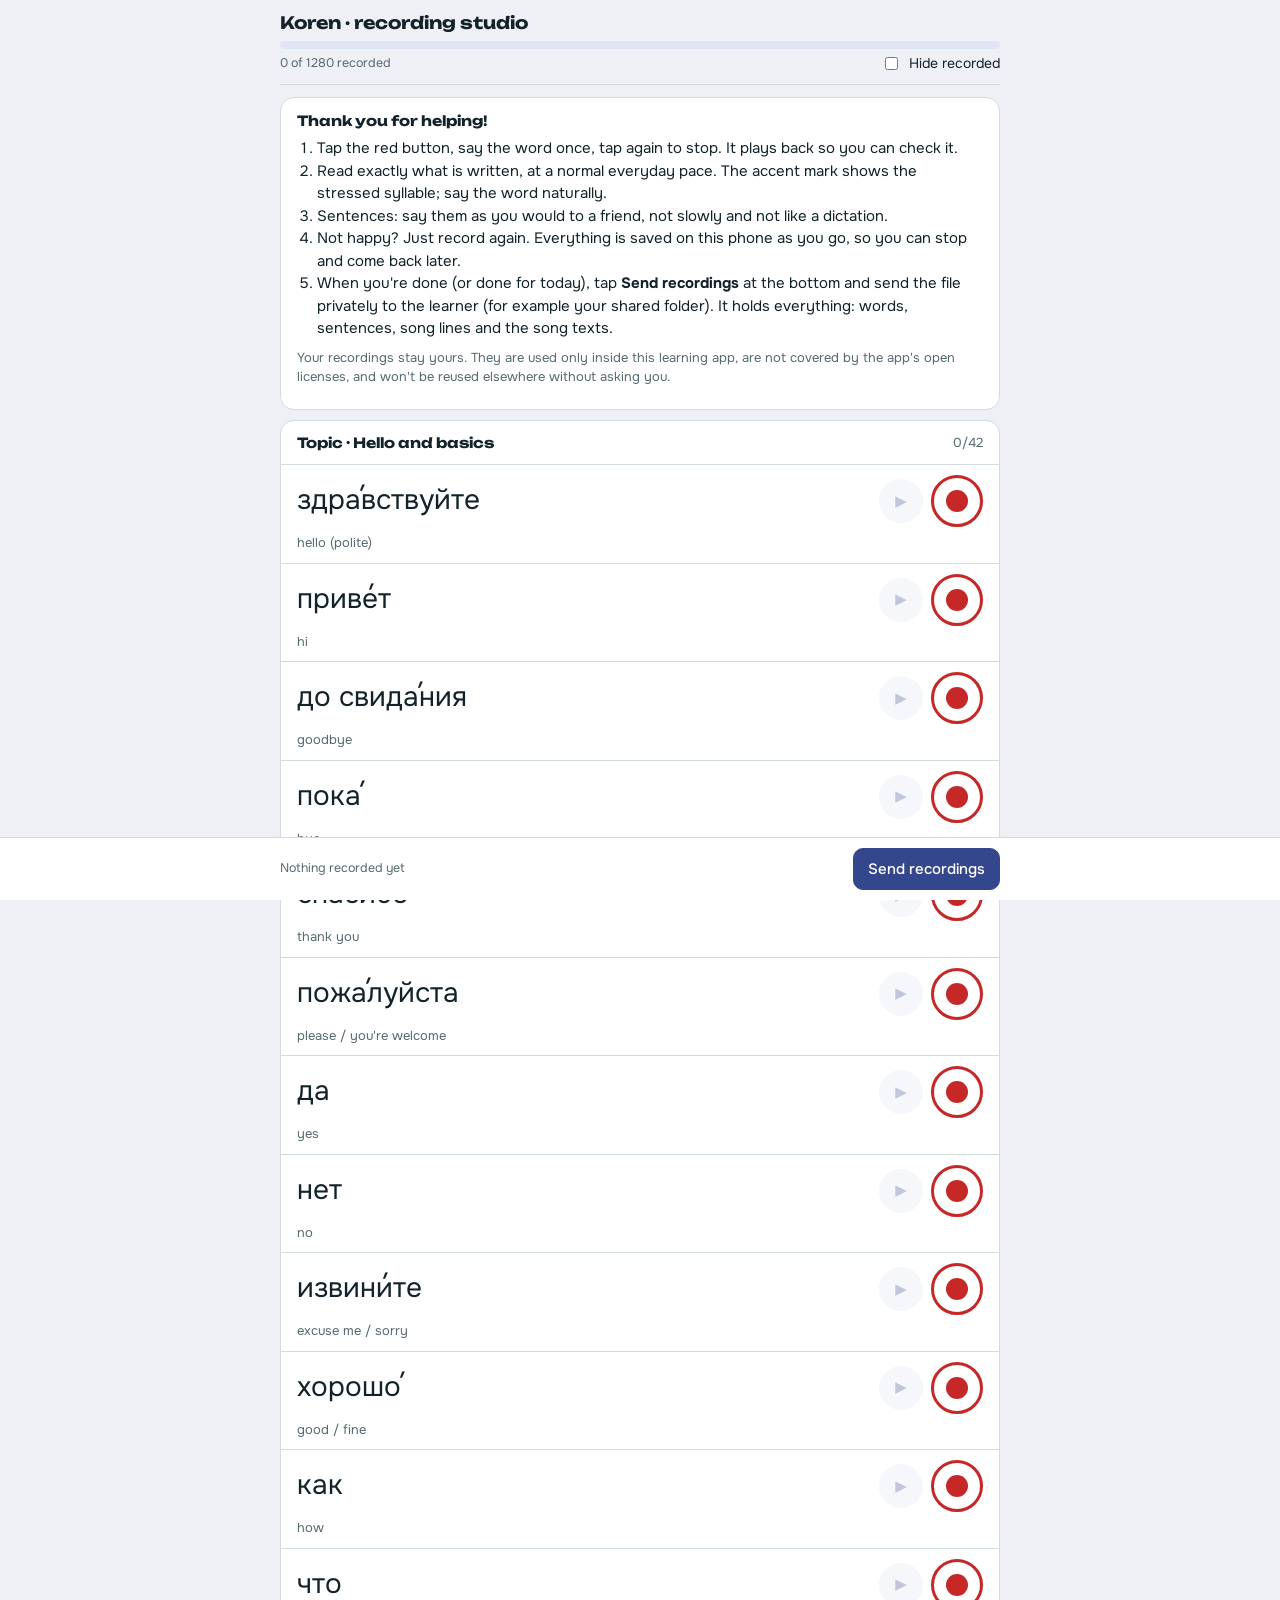
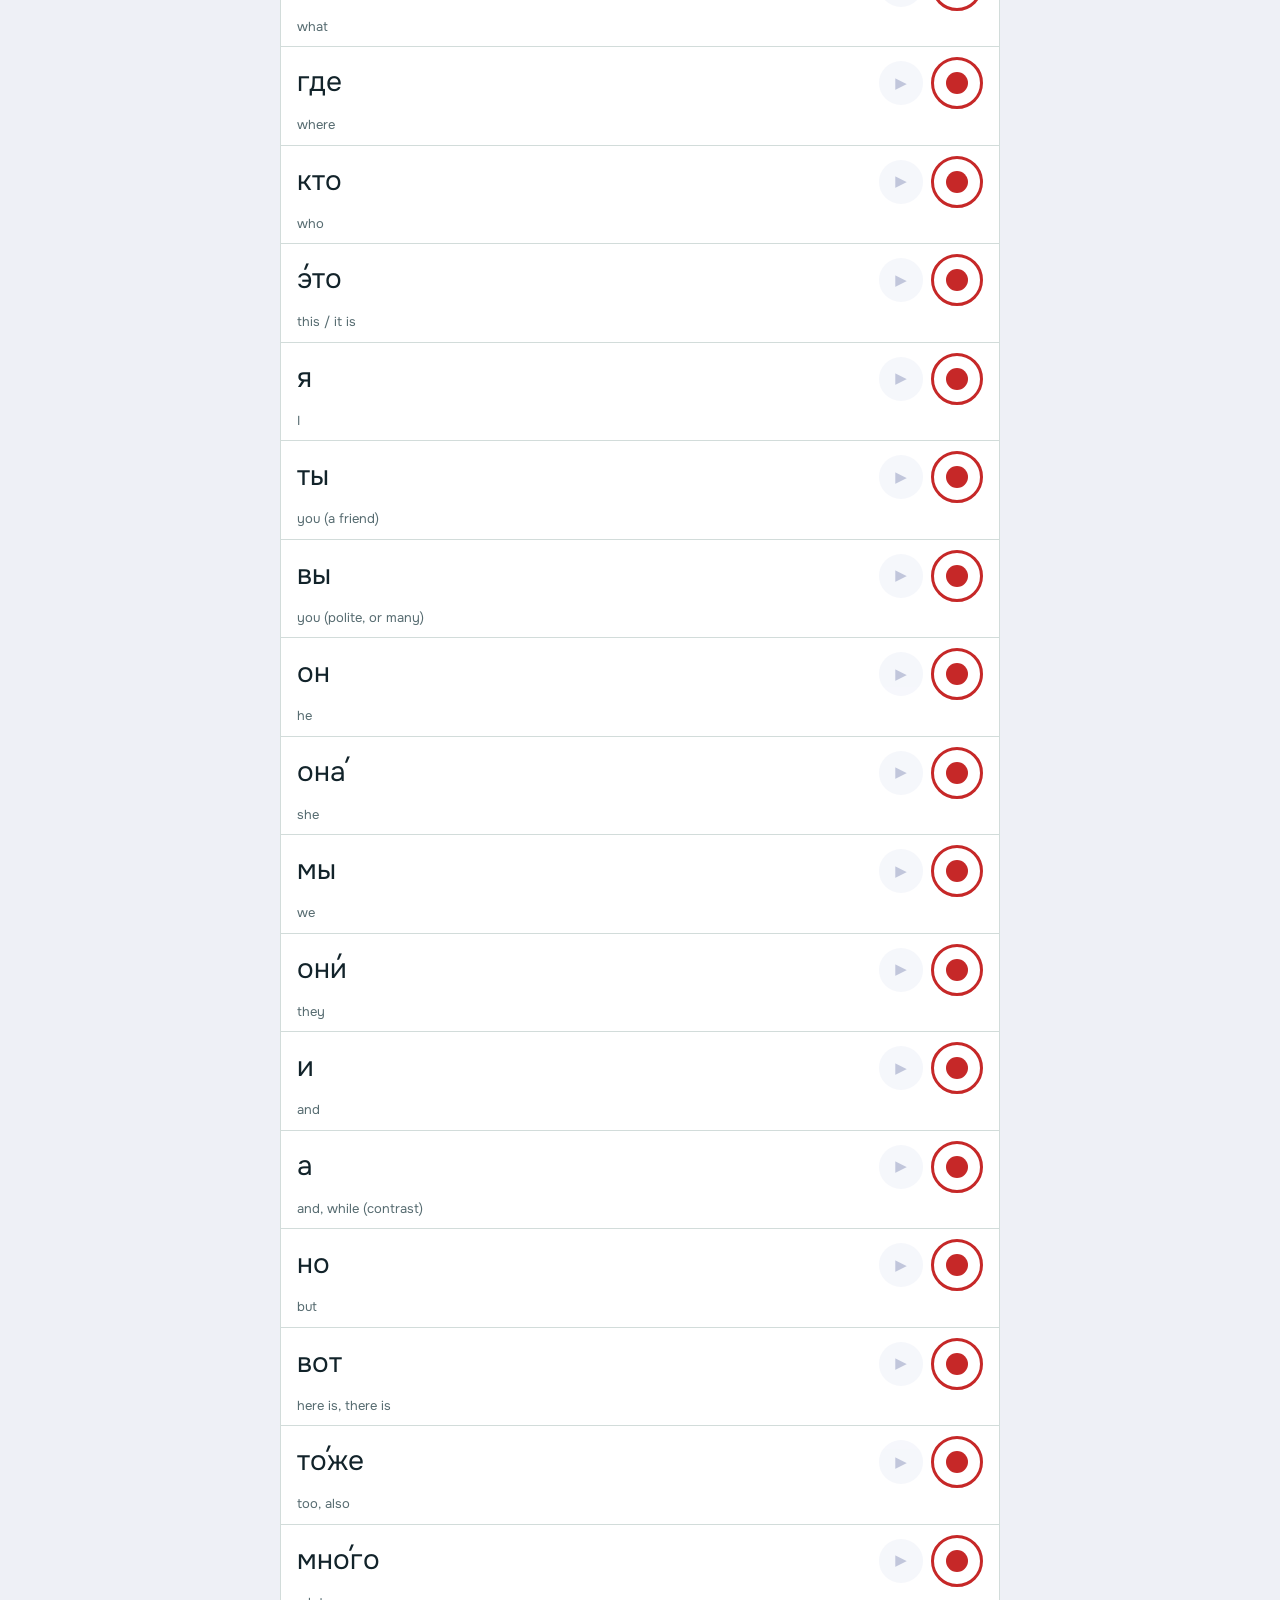
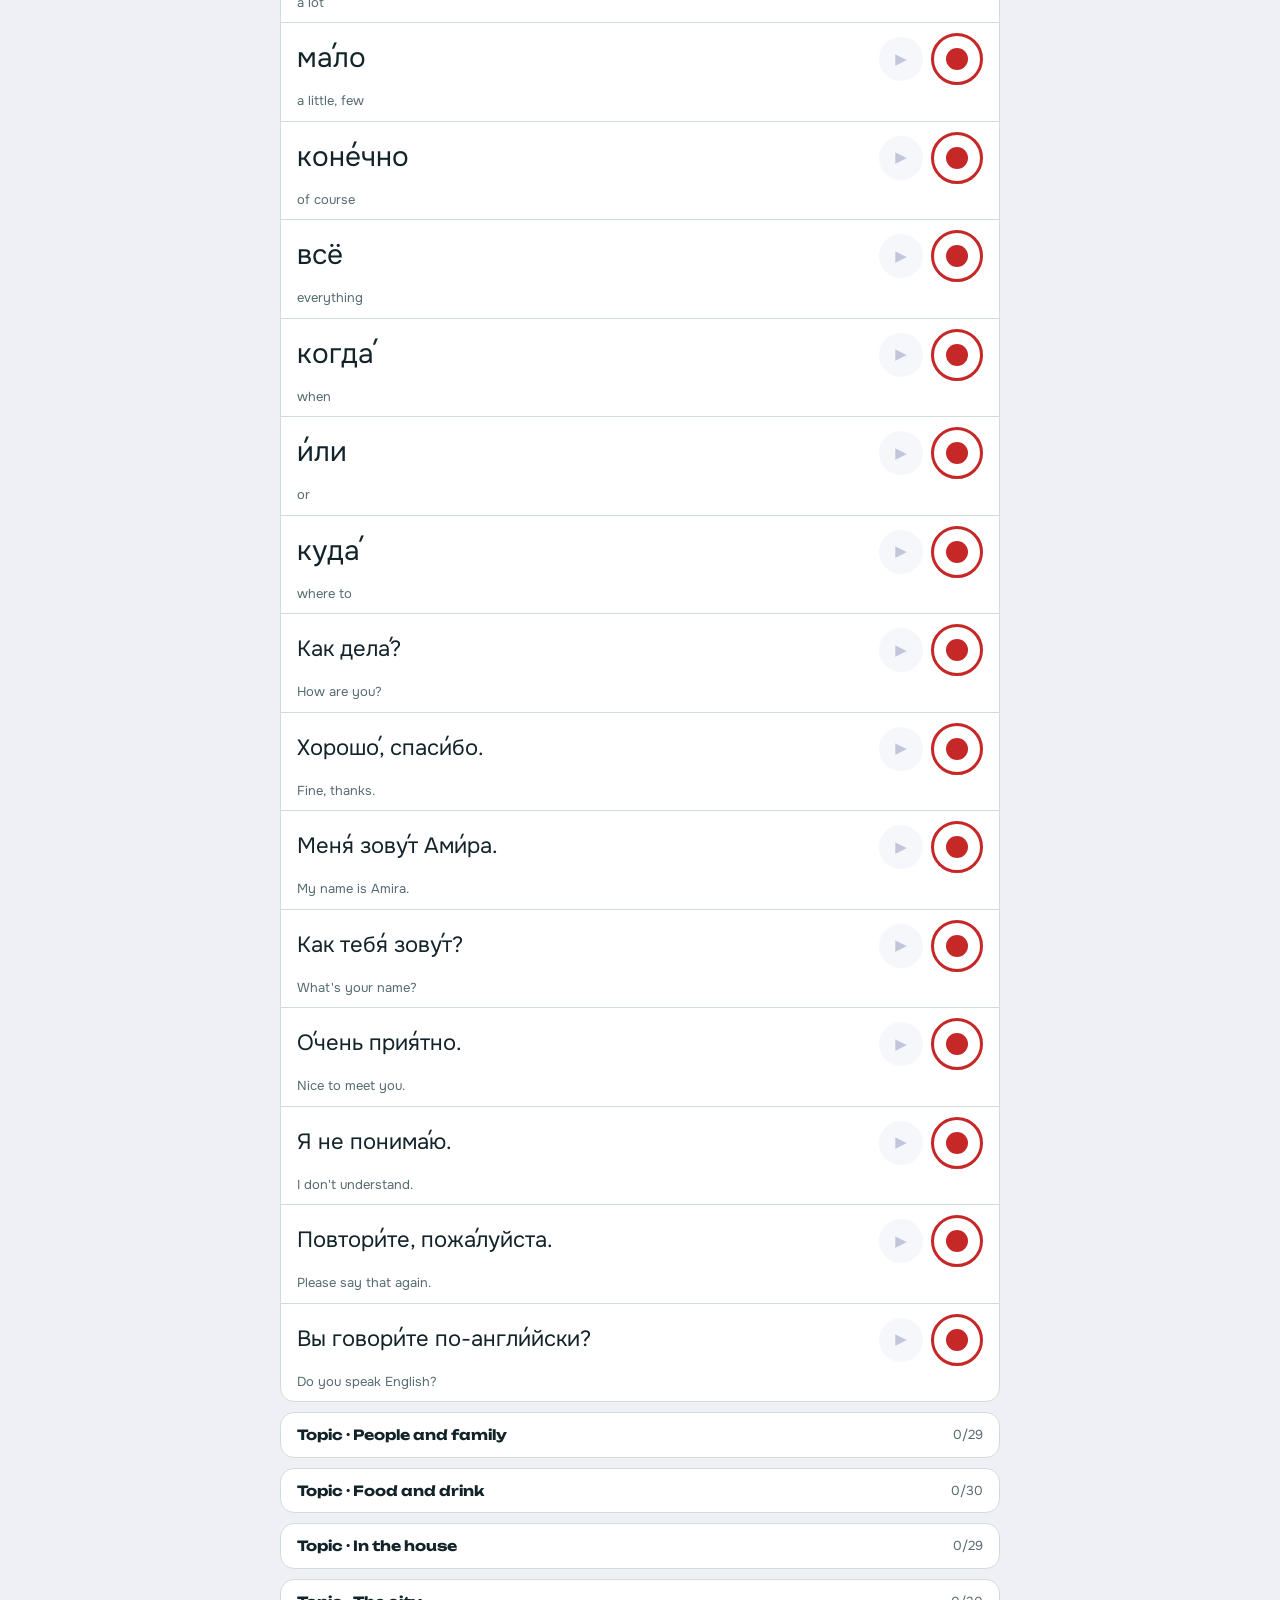
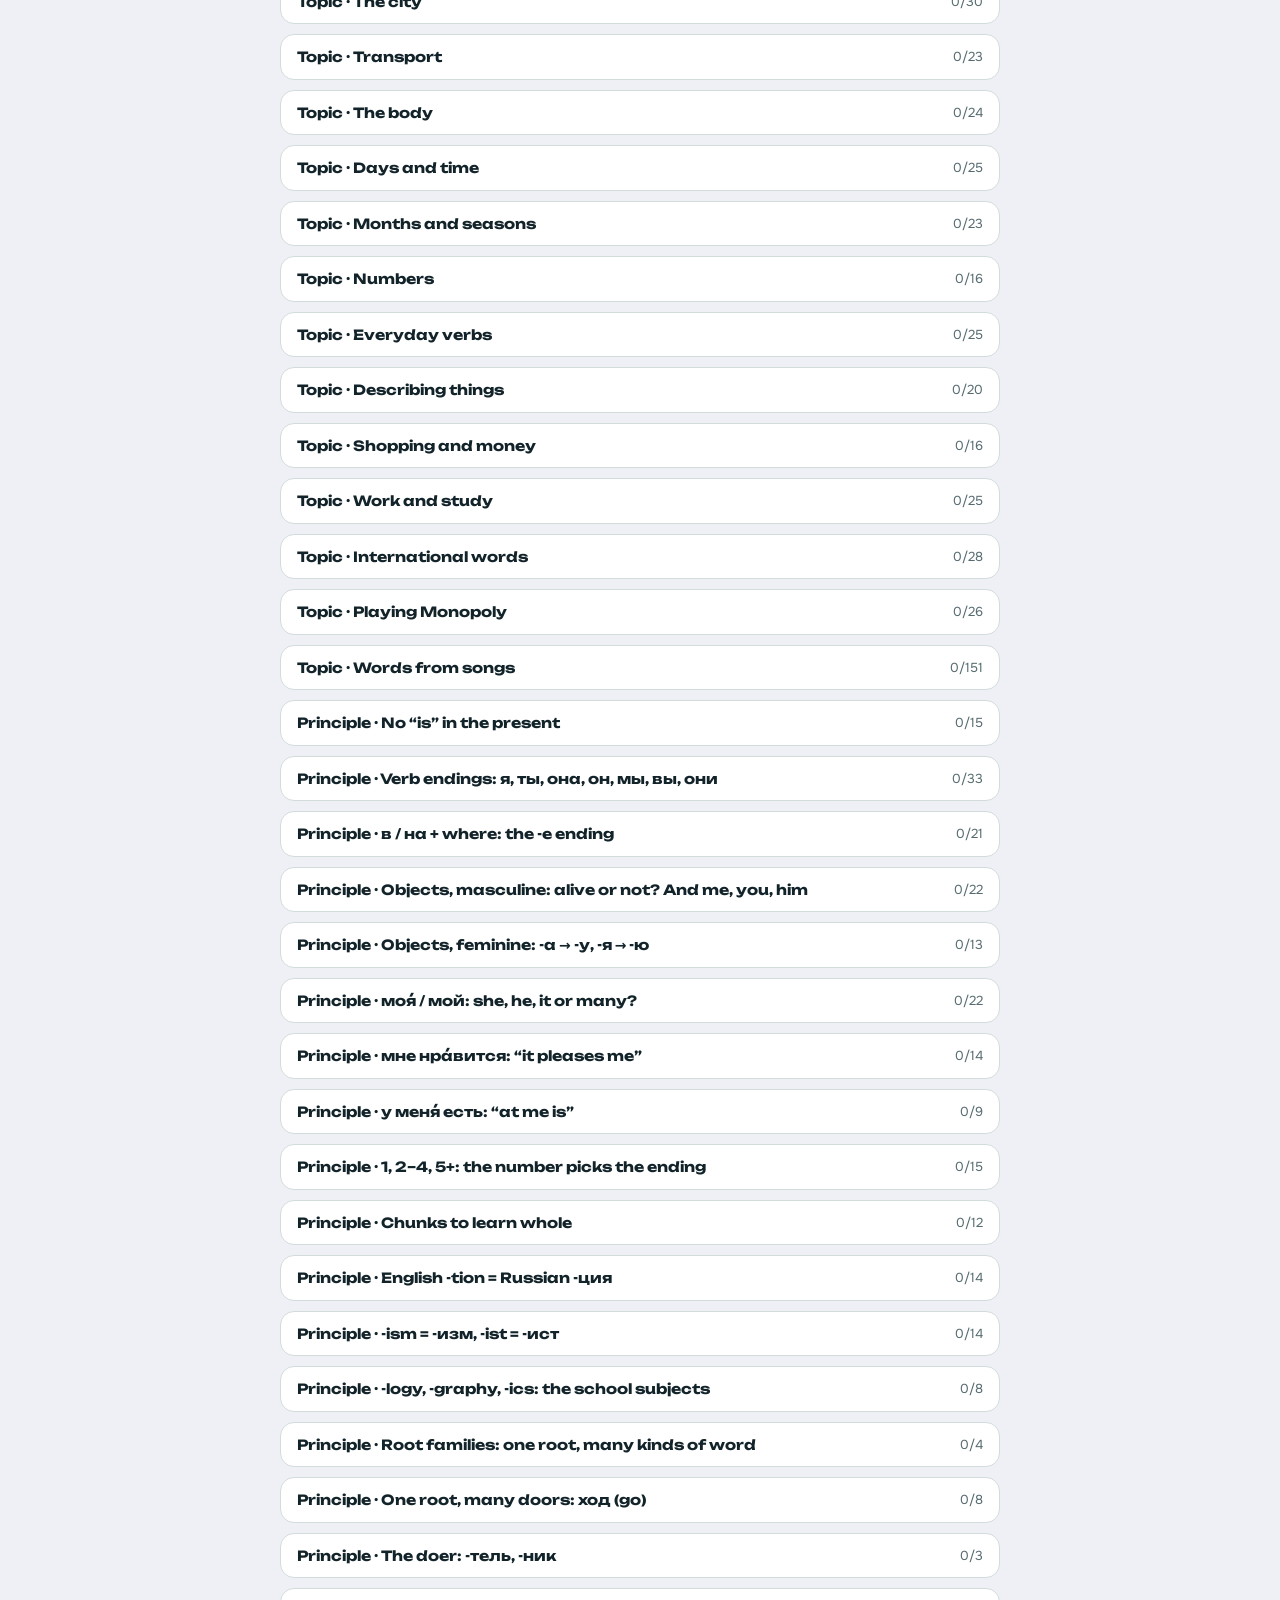
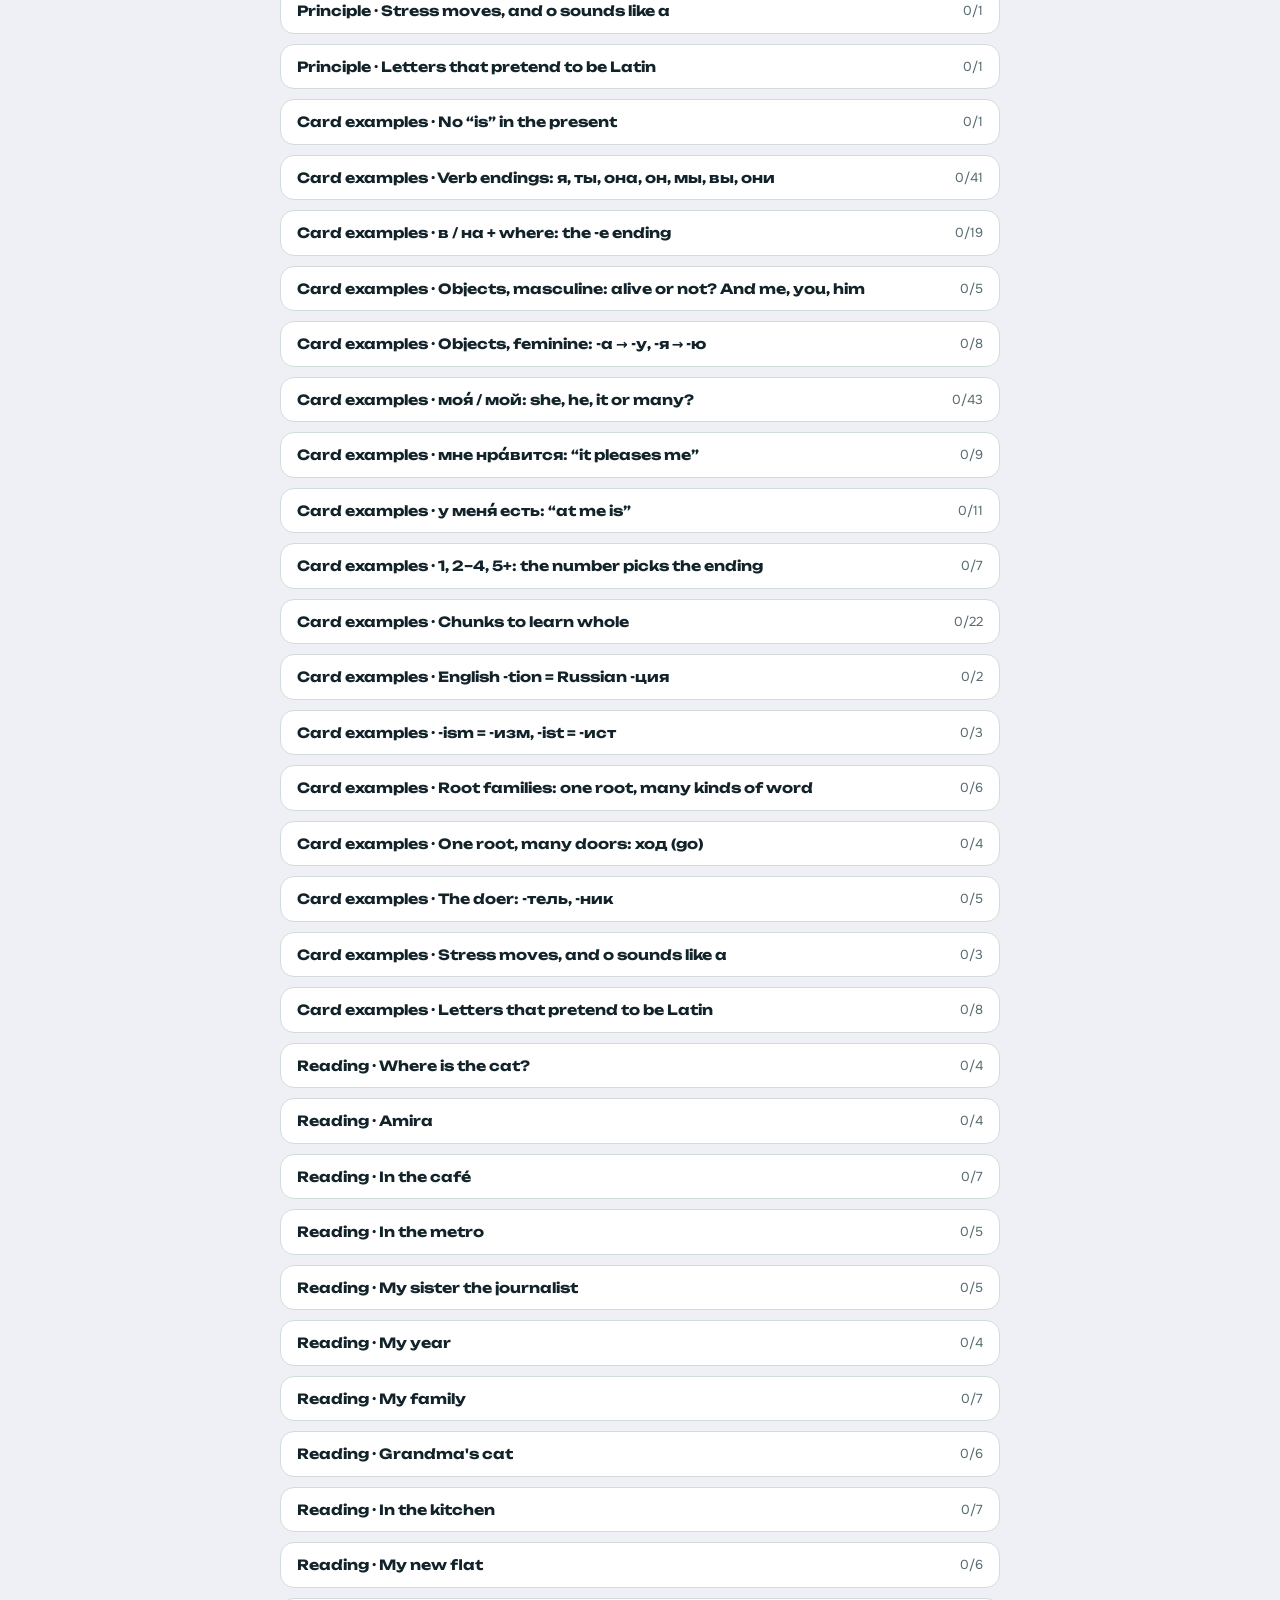
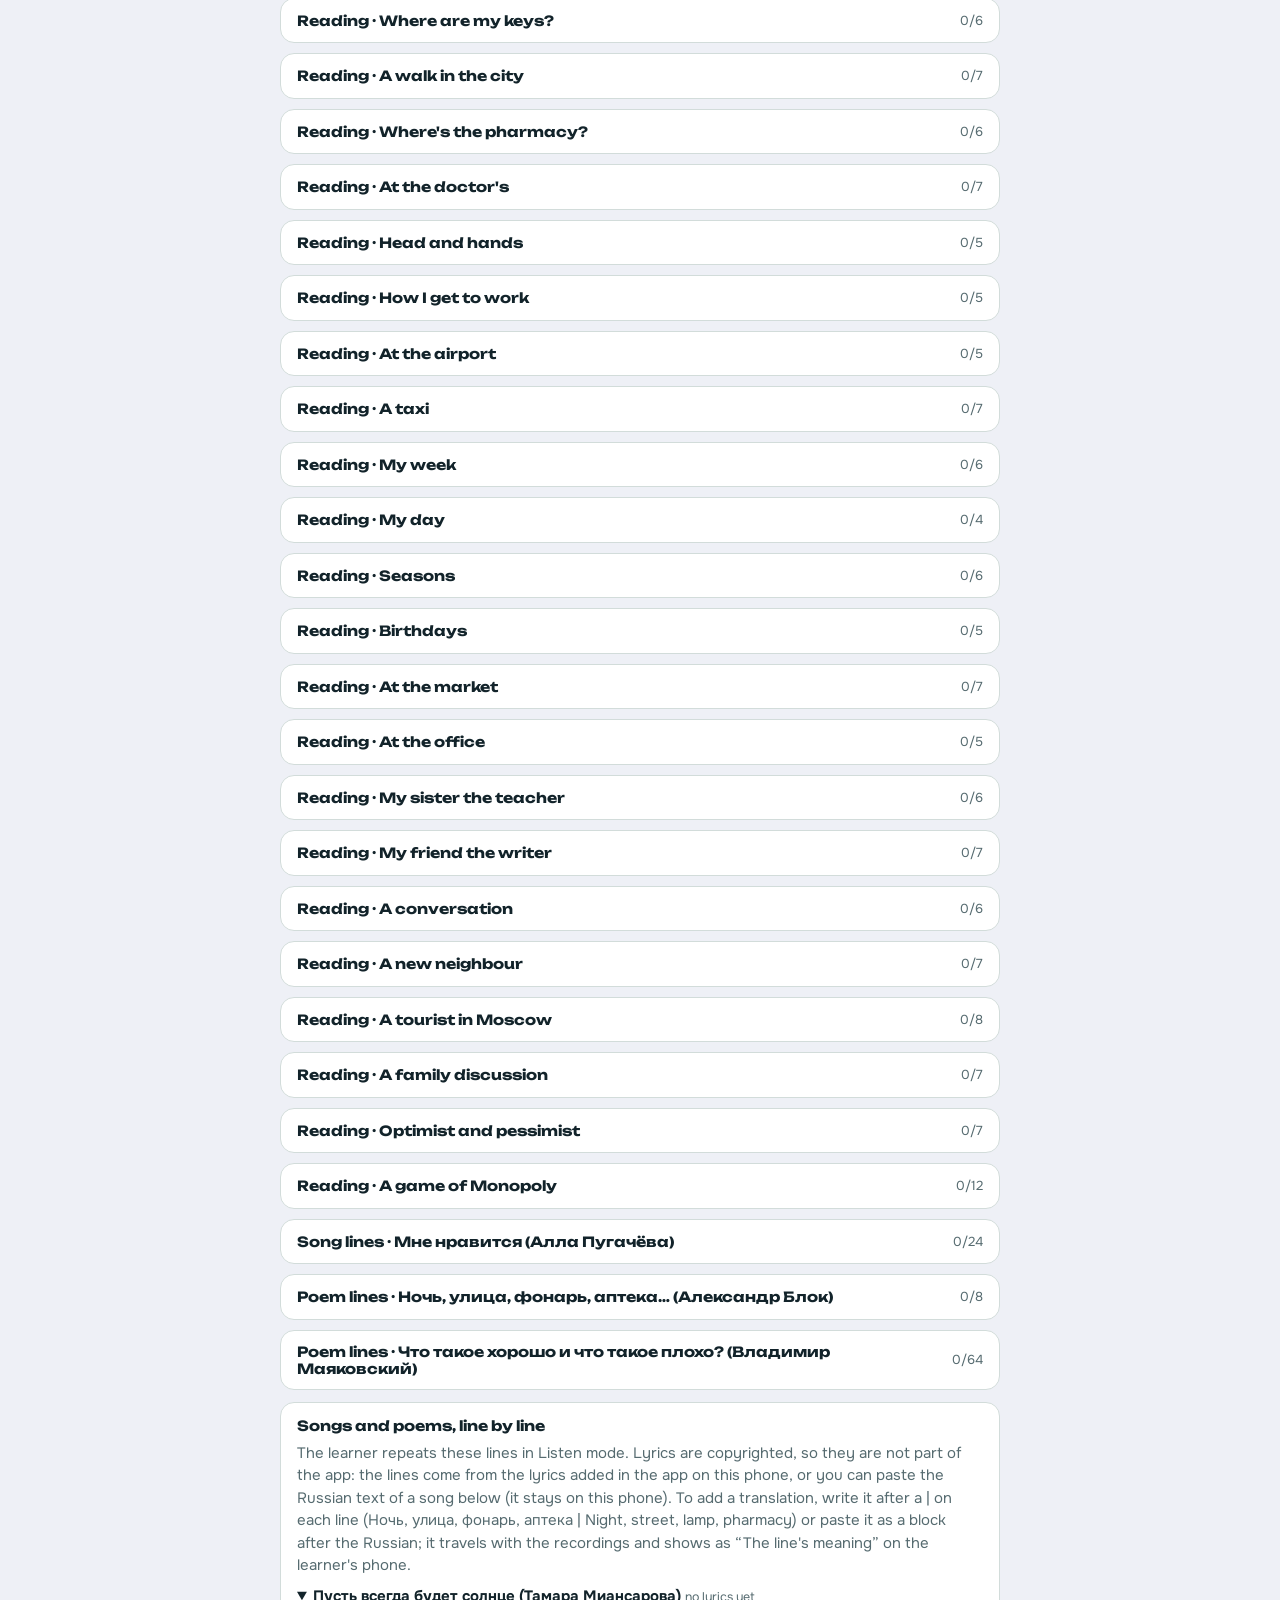
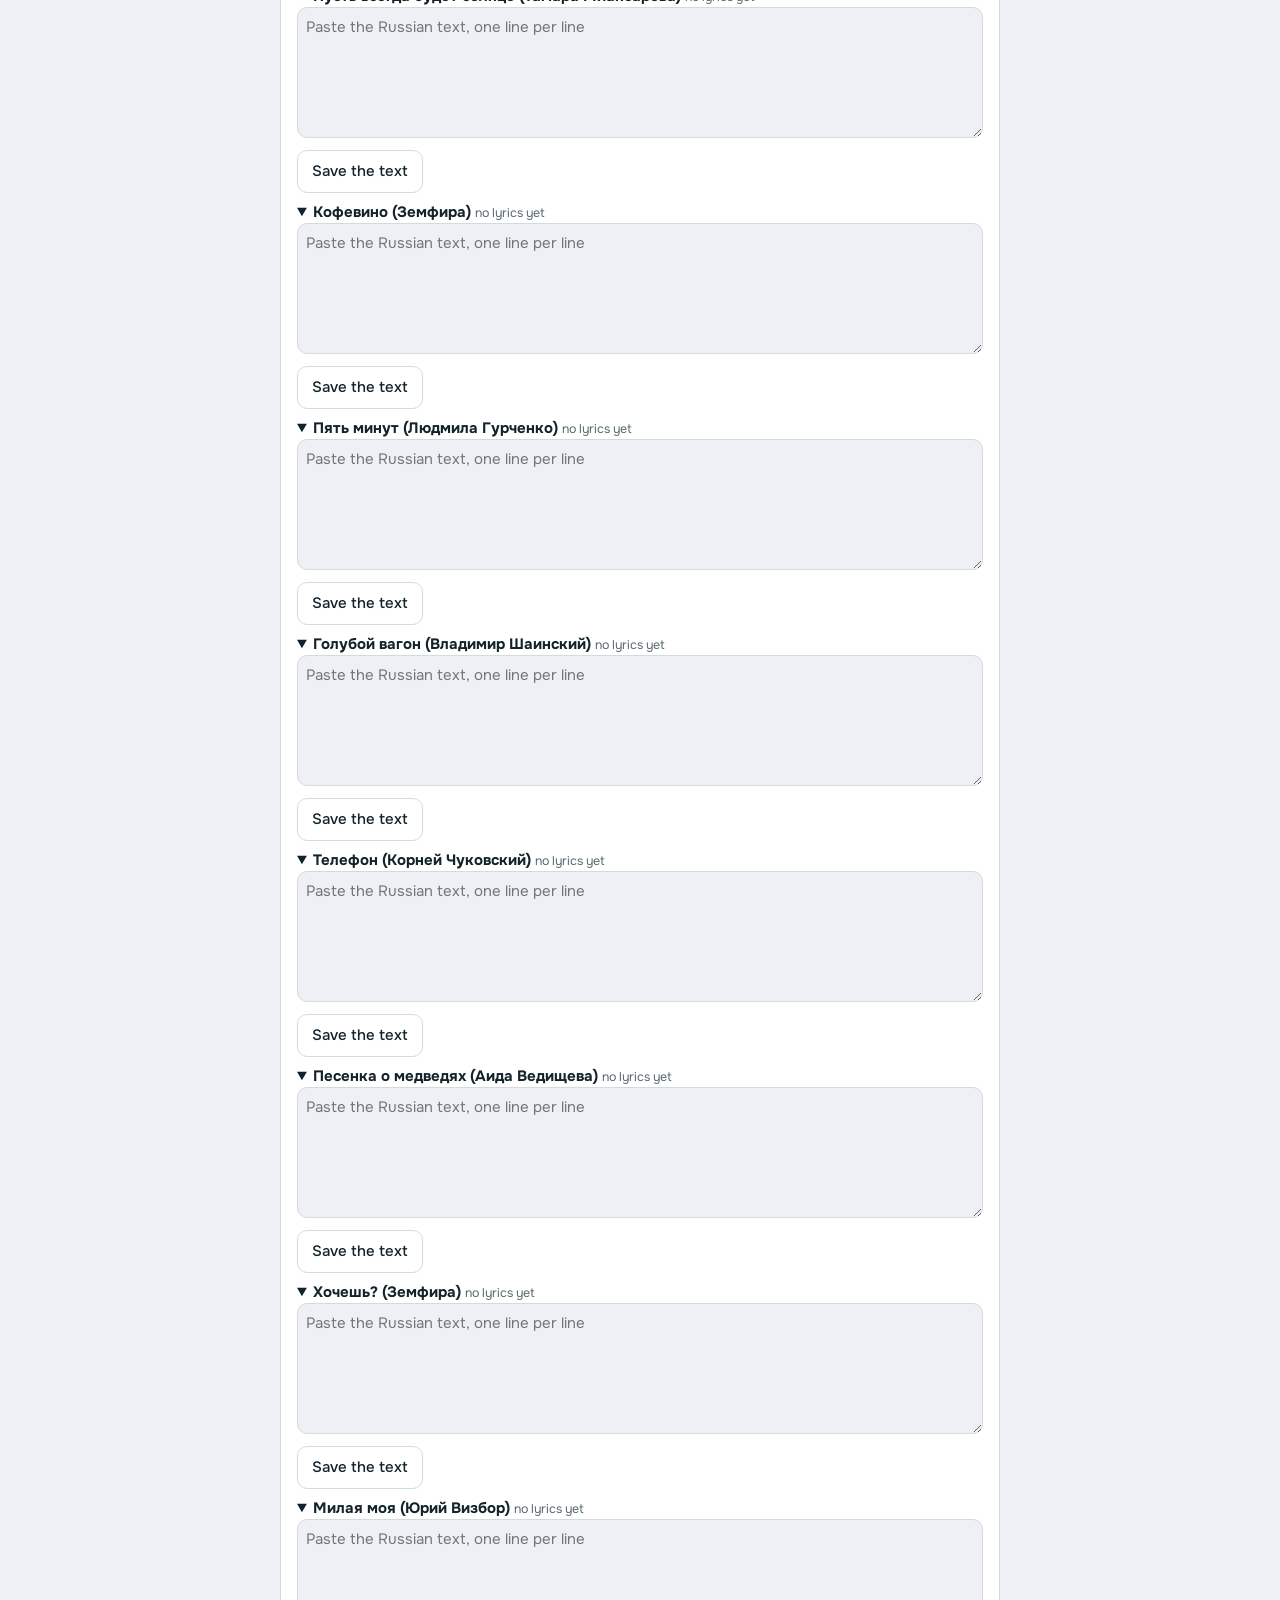
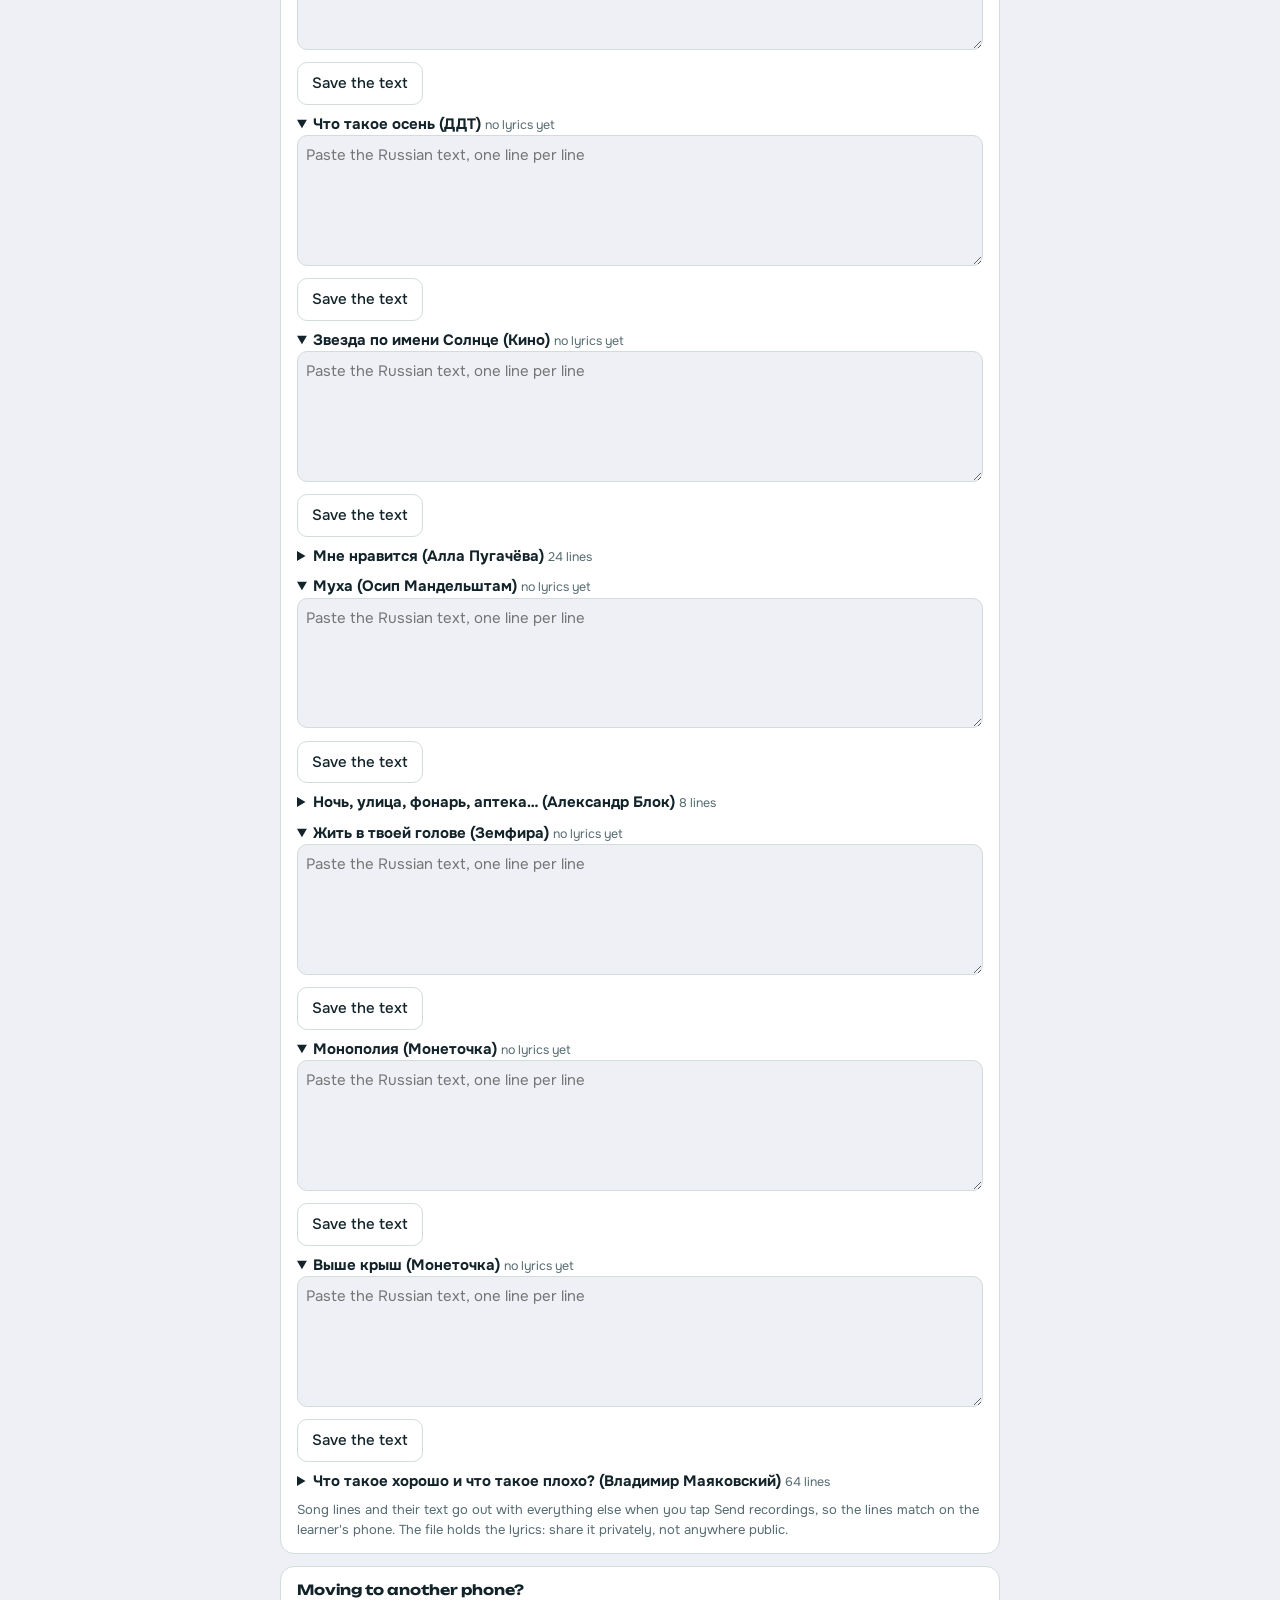
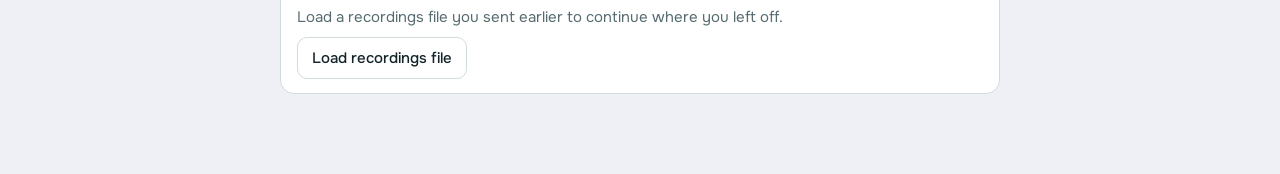
<file: record.html>
<!doctype html>
<!-- Koren · Copyright © 2026 natmartem · SPDX-License-Identifier: AGPL-3.0-or-later · see LICENSE and README.md -->
<html lang="en">
<head>
<meta charset="utf-8">
<meta name="viewport" content="width=device-width,initial-scale=1,viewport-fit=cover">
<title>Koren Recorder</title>
<meta name="robots" content="noindex">
<meta name="color-scheme" content="light dark">
<link rel="icon" type="image/png" sizes="32x32" href="icons/favicon-32.png">
<link rel="stylesheet" href="fonts/fonts.css">
<style>
:root{--bg:#EEF0F6;--surface:#FFF;--ink:#12232A;--mute:#566B70;--line:#D2DCDA;--accent:#34468C;--accent-ink:#FFF;--tint:#E0E5F4;--rec:#C62828;--good:#1F7A3F;--good-tint:#DDF0E3;--bad-tint:#F8DEDB;
  --f-body:'Onest',system-ui,sans-serif;--f-ar:'Noto Naskh Arabic',serif;--f-display:'Unbounded','Onest',system-ui,sans-serif;color-scheme:light}
@media (prefers-color-scheme:dark){:root{--bg:#0D1A1E;--surface:#14262B;--ink:#E6F0EE;--mute:#93AAAE;--line:#263C42;--accent:#5CC4C9;--accent-ink:#06282B;--tint:#1B3A3F;--rec:#FF6B6B;--good:#5BC47E;--good-tint:#16301F;--bad-tint:#3A1B19;color-scheme:dark}}
*{box-sizing:border-box}
body{margin:0;background:var(--bg);color:var(--ink);font:15px/1.5 var(--f-body);padding:0 max(16px,env(safe-area-inset-left,0px)) 80px}
.wrap{max-width:720px;margin:0 auto}
header{position:sticky;top:0;z-index:5;background:var(--bg);padding:12px 0 10px;border-bottom:1px solid var(--line)}
h1{font:700 17px var(--f-display);margin:0}
h2{font:700 14px var(--f-display);margin:0}
p{margin:0}
.muted,small{color:var(--mute)}
button{font:inherit;color:inherit;cursor:pointer;-webkit-tap-highlight-color:transparent}
.btn{border:1px solid var(--line);background:var(--surface);border-radius:10px;padding:9px 14px;font-weight:500}
.btn.primary{background:var(--accent);border-color:var(--accent);color:var(--accent-ink)}
.row{display:flex;flex-wrap:wrap;gap:8px;align-items:center}
.bar{height:8px;border-radius:6px;background:var(--tint);overflow:hidden;margin:8px 0 4px}
.bar i{display:block;height:100%;background:var(--accent);transition:width .3s}
.card{background:var(--surface);border:1px solid var(--line);border-radius:14px;padding:14px 16px;margin-top:12px;display:flex;flex-direction:column;gap:8px}
.card ol{margin:0;padding-left:20px}
details.sec{background:var(--surface);border:1px solid var(--line);border-radius:14px;margin-top:10px}
details.sec>summary{list-style:none;display:flex;justify-content:space-between;align-items:center;gap:10px;padding:12px 16px;cursor:pointer}
details.sec>summary::-webkit-details-marker{display:none}
.cnt{font-size:13px;color:var(--mute);white-space:nowrap}
.cnt.full{color:var(--good);font-weight:600}
.it{display:grid;grid-template-columns:minmax(0,1fr) auto;gap:6px 12px;align-items:center;padding:10px 16px;border-top:1px solid var(--line)}
.it.done{background:linear-gradient(90deg,transparent,var(--good-tint))}
.ru{font-family:var(--f-body);font-size:28px;line-height:1.35}
.it.ph .ru{font-size:22px}
.it .meta{grid-column:1/-1;display:flex;flex-wrap:wrap;gap:4px 10px;font-size:13px;color:var(--mute)}
.ctrls{display:flex;gap:8px;align-items:center}
.rec{width:52px;height:52px;border-radius:50%;border:3px solid var(--rec);background:var(--surface);display:grid;place-items:center}
.rec i{width:22px;height:22px;border-radius:50%;background:var(--rec);transition:all .15s}
.rec.on{background:var(--rec)}
.rec.on i{border-radius:4px;width:18px;height:18px;background:var(--surface)}
.rec.wait{animation:recwait .8s ease-in-out infinite}
@keyframes recwait{50%{opacity:.4}}
.play{width:44px;height:44px;border-radius:50%;border:0;background:var(--tint);color:var(--accent);display:grid;place-items:center}
.play:disabled{opacity:.3}
.timer{font:600 13px var(--f-display);color:var(--rec);min-width:28px}
.hidedone .it.done{display:none}
.recnote{margin:0;padding:8px 16px;background:var(--tint);font-size:14px;font-weight:500}
.msg{border-radius:10px;padding:10px 12px;font-size:14px}
.msg.ok{background:var(--good-tint)}
.msg.bad{background:var(--bad-tint)}
.foot{position:fixed;left:0;right:0;bottom:0;background:var(--surface);border-top:1px solid var(--line);padding:10px max(16px,env(safe-area-inset-left,0px)) calc(10px + env(safe-area-inset-bottom,0px));z-index:6}
.foot .wrap{display:flex;gap:8px;align-items:center;justify-content:space-between}
</style>
</head>
<body>
<div class="wrap">
<header>
  <h1>Koren · recording studio<span id="sptag"></span></h1>
  <div class="bar"><i id="pbar" style="width:0"></i></div>
  <div class="row" style="justify-content:space-between"><small id="ptext"></small>
    <label class="row" style="font-size:14px"><input type="checkbox" id="hide"> Hide recorded</label></div>
</header>
<section class="card">
  <h2>Thank you for helping!</h2>
  <ol>
    <li>Tap the red button, say the word once, tap again to stop. It plays back so you can check it.</li>
    <li>Read exactly what is written, at a normal everyday pace. The accent mark shows the stressed syllable; say the word naturally.</li>
    <li>Sentences: say them as you would to a friend, not slowly and not like a dictation.</li>
    <li>Not happy? Just record again. Everything is saved on this phone as you go, so you can stop and come back later.</li>
    <li>When you're done (or done for today), tap <b>Send recordings</b> at the bottom and send the file privately to the learner (for example your shared folder). It holds everything: words, sentences, song lines and the song texts.</li>
  </ol>
  <p class="muted" style="font-size:13px">Your recordings stay yours. They are used only inside this learning app, are not covered by the app's open licenses, and won't be reused elsewhere without asking you.</p>
  <div id="msg"></div>
</section>
<div id="list"></div>
<section class="card" id="lyrcard"></section>
<section class="card">
  <h2>Moving to another phone?</h2>
  <p class="muted">Load a recordings file you sent earlier to continue where you left off.</p>
  <label class="btn" style="align-self:flex-start">Load recordings file<input type="file" id="load" accept=".json,application/json" hidden></label>
</section>
</div>
<div class="foot"><div class="wrap"><small id="ftext"></small><button type="button" class="btn primary" id="send">Send recordings</button></div></div>
<audio id="player"></audio>
<script src="course.js"></script>
<script src="lyrics.js"></script>
<script>
"use strict";
const C0=window.COURSE,$=s=>document.querySelector(s);
const esc=s=>String(s).replace(/[&<>"]/g,c=>({"&":"&amp;","<":"&lt;",">":"&gt;",'"':"&quot;"}[c]));
const MAXS={W:6,P:12,S:12};
/* speaker 2 (or 3) records into its own storage and file: record.html?speaker=2 */
const SP=(()=>{const n=+new URLSearchParams(location.search).get("speaker");return [1,2].includes(n)?n:1})();
const FILE=SP===1?"koren-audio.json":`koren-audio-${SP}.json`;
/* ---- item list: each topic's words and phrases, then principle sentences, then readings ---- */
const plain=s=>String(s).replace(/\u0301/g,"");
const wkey=ru=>"W:"+plain(ru).toLowerCase();
const SECTIONS=[],SEEN=new Set();
const add=(t,items,rec)=>{items=items.filter(i=>!SEEN.has(i.key)&&SEEN.add(i.key));if(!items.length)return;const old=SECTIONS.find(x=>x.t===t);if(old)old.items.push(...items);else SECTIONS.push({t,items,rec:rec||""})};
/* gendered sentences (⟦feminine|masculine⟧): both versions get recorded */
const GM=/⟦([^|⟧]*)\|([^⟧]*)⟧/g;
const GR=(v,g)=>typeof v==="string"?v.replace(GM,g==="m"?"$2":"$1"):Array.isArray(v)?v.map(x=>GR(x,g)):v&&typeof v==="object"?Object.fromEntries(Object.entries(v).map(([k,x])=>[k,GR(x,g)])):v;
for(const C of [GR(C0,"f"),GR(C0,"m")]){
C.topics.forEach(tp=>add("Topic · "+tp.en,
  C.words.filter(w=>w[3]===tp.id).map(w=>({key:wkey(w[0]),ru:w[0],en:w[1]}))
  .concat(C.phrases.filter(p=>p[3]===tp.id).map(p=>({key:"P:"+plain(p[0]),ru:p[0],en:p[1],ph:1})))));
C.principles.forEach(p=>{const it=(p.items||[]).map(x=>p.drill==="form"
  ?{key:"S:"+plain(x[0].replace("…",x[2]).replace(/\s+([.?!,])/g,"$1")),ru:x[0].replace("…",x[2]).replace(/\s+([.?!,])/g,"$1"),en:x[6],ph:1}
  :{key:wkey(x[0]),ru:p.drill==="read"?x[0].charAt(0)+x[0].slice(1).toLowerCase():x[0],en:x[1]||""});
  (p.ex||[]).forEach(x=>{if(x[0].includes(" "))it.push({key:"S:"+plain(x[0]),ru:x[0],en:x[1],ph:1})});
  add("Principle · "+p.en,it)});
/* examples inside the explanation cards ({…} in the text), so a tap there plays a real voice */
C.principles.forEach(p=>{const it=[];[(p.body||{}).en||"",...(p.parts||[]).map(x=>(x.body||{}).en||"")].join(" ").replace(/\{([^}]+)\}/g,(m,x)=>{const t=plain(x).trim();if(/^-|-$/.test(t)||!/[а-яё]/i.test(t))return m;
  const txt=x.replace(/\s*→\s*/g,", ").trim(),k=/\s/.test(plain(txt))?"S:"+plain(txt):"W:"+plain(txt).toLowerCase();it.push({key:k,ru:txt,en:"example in the card",ph:/\s/.test(txt)?1:0});return m});
  add("Card examples · "+p.en,it,"Examples from the explanation card. Say each one naturally; for single letters say just the sound.")});
(C.readings||[]).forEach(r=>add("Reading · "+r.en,r.lines.map(l=>({key:"S:"+plain(l[0]),ru:l[0],en:l[1],ph:1})),"A short text: read each line naturally, as if telling it to a friend."));
}
/* ---- song and poem lines (Listen mode: line by line). Lyrics are copyrighted, so they never go into the app's files:
   they come from the lyrics added in the app on this phone, or are pasted here. They travel in the one recordings file,
   with the song text, which is shared privately and imported on the learner's phone (never uploaded to GitHub). */
let RLYR={};try{RLYR=Object.assign({},JSON.parse(localStorage.getItem("koren-rec-lyrics")||"{}"))}catch(e){}
let ALYR={};try{ALYR=JSON.parse(localStorage.getItem("koren-lyrics")||"{}")||{}}catch(e){}
/* the app's own parser (lyrics.js), so every recorded line has exactly the text, and the audio key, the learner's app uses */
const lyrLines=t=>lyrParse(t).filter(x=>x.ru).map(x=>x.ru);
const LYRSONGS=[];
(C0.songs||[]).forEach(sg=>{
  /* a public-domain poem ships its text (text: in course.js): its lines are ordinary course items and go into the main file */
  const builtin=!ALYR[sg.id]&&!RLYR[sg.id]&&!!sg.text;
  const txt=ALYR[sg.id]||RLYR[sg.id]||sg.text||"",lines=[...new Set(lyrLines(txt))];
  const t=(sg.kind==="poem"?"Poem lines · ":"Song lines · ")+plain(sg.ru)+" ("+plain(sg.by)+")";
  LYRSONGS.push({id:sg.id,t,n:lines.length,own:!ALYR[sg.id]&&!!RLYR[sg.id],builtin});
  if(lines.length)SECTIONS.push(builtin
    ?{t,items:lines.map(l=>({key:"S:"+plain(l),ru:l,en:""})),rec:"A public-domain poem, so its text is part of the app. One line at a time, in a clear speaking voice that keeps the rhythm. "}
    :{t,lyr:sg.id,items:lines.map(l=>({key:"S:"+plain(l),ru:l,en:"",lyr:1})),rec:"One line at a time, in a clear speaking voice that keeps the rhythm of the "+(sg.kind==="poem"?"poem":"song")+". No need to sing."});
});
const ALL=SECTIONS.flatMap(s=>s.items);
/* ---- storage (IndexedDB on this phone) ---- */
function db(){return new Promise((res,rej)=>{const r=indexedDB.open(SP===1?"koren-rec":"koren-rec-"+SP,1);r.onupgradeneeded=()=>r.result.createObjectStore("clips");r.onsuccess=()=>res(r.result);r.onerror=()=>rej(r.error)})}
async function op(mode,fn){const d=await db();return new Promise((res,rej)=>{const t=d.transaction("clips",mode),r=fn(t.objectStore("clips"));t.oncomplete=()=>res(r&&r.result);t.onerror=()=>rej(t.error)})}
const put=(k,v)=>op("readwrite",s=>s.put(v,k));
const getAll=async()=>{const d=await db();return new Promise((res,rej)=>{const out={},t=d.transaction("clips"),c=t.objectStore("clips").openCursor();c.onsuccess=()=>{const cur=c.result;if(cur){out[cur.key]=cur.value;cur.continue()}else res(out)};c.onerror=()=>rej(c.error)})};
let CLIPS={};
/* ---- UI ---- */
function msg(kind,text){$("#msg").innerHTML=text?`<div class="msg ${kind}">${text}</div>`:""}
function progress(){
  const n=ALL.filter(i=>CLIPS[i.key]).length;
  $("#pbar").style.width=Math.round(n/ALL.length*100)+"%";
  $("#ptext").textContent=n+" of "+ALL.length+" recorded";
  const all=Object.keys(CLIPS).length;
  $("#ftext").textContent=all?all+" ready to send":"Nothing recorded yet";
  document.querySelectorAll("details.sec").forEach((d,i)=>{const s=SECTIONS[i],k=s.items.filter(x=>CLIPS[x.key]).length,c=d.querySelector(".cnt");c.textContent=k+"/"+s.items.length;c.classList.toggle("full",k===s.items.length)});
}
function rowHtml(it){
  return `<div class="it${it.ph?" ph":""}${CLIPS[it.key]?" done":""}" data-key="${esc(it.key)}">
   <div class="ru" lang="ru">${esc(it.ru)}</div>
   <div class="ctrls"><span class="timer"></span><button type="button" class="play" data-play aria-label="Play" ${CLIPS[it.key]?"":"disabled"}>▶</button><button type="button" class="rec" data-rec aria-label="Record"><i></i></button></div>
   <div class="meta"><span>${esc(it.en)}</span></div></div>`;
}
function renderList(){
  const firstOpen=SECTIONS.findIndex(s=>s.items.some(i=>!CLIPS[i.key]));
  $("#list").innerHTML=SECTIONS.map((s,i)=>`<details class="sec"${i===firstOpen?" open":""}><summary><h2>${esc(s.t)}</h2><span class="cnt"></span></summary>${s.rec?`<p class="recnote">${esc(s.rec)}</p>`:""}${s.items.map(rowHtml).join("")}</details>`).join("");
  progress();
}
/* ---- recording ----
   Every take gets its own recorder, microphone stream and chunks, so a slow save of one take can never
   disturb the next one. The microphone is released after each take: phones handle that far better than
   keeping it open while playing the take back. */
let active=null,starting=false;
const MIME=["audio/webm;codecs=opus","audio/mp4","audio/ogg;codecs=opus","audio/webm"].find(m=>window.MediaRecorder&&MediaRecorder.isTypeSupported&&MediaRecorder.isTypeSupported(m))||"";
function recUI(row,state){
  const b=row.querySelector("[data-rec]");b.classList.toggle("on",state==="on");b.classList.toggle("wait",state==="wait");
  if(state!=="on")row.querySelector(".timer").textContent="";
}
async function startRec(row){
  if(starting)return;
  if(active)stopRec();
  if(!window.MediaRecorder||!navigator.mediaDevices){msg("bad","This browser cannot record audio. Please open the link in Chrome or Safari.");return}
  starting=true;recUI(row,"wait");
  let s;
  try{s=await navigator.mediaDevices.getUserMedia({audio:{echoCancellation:true,noiseSuppression:true,autoGainControl:true}})}
  catch(e){starting=false;recUI(row,"");msg("bad","Microphone access was blocked. Allow the microphone for this site in the browser settings, then try again.");return}
  let r;
  try{r=new MediaRecorder(s,Object.assign(MIME?{mimeType:MIME}:{},{audioBitsPerSecond:32000}))}
  catch(e){try{r=new MediaRecorder(s)}catch(e2){starting=false;s.getTracks().forEach(t=>t.stop());recUI(row,"");msg("bad","This browser cannot record audio here.");return}}
  const take={key:row.dataset.key,row,stream:s,rec:r,chunks:[],tick:null,timer:null,ended:false};
  r.ondataavailable=e=>{if(e.data&&e.data.size)take.chunks.push(e.data)};
  r.onerror=()=>{msg("bad","Recording failed. Please try that one again.");endTake(take,false)};
  r.onstop=()=>endTake(take,true);
  r.onstart=()=>{
    starting=false;if(active!==take)return;recUI(row,"on");
    const t0=Date.now(),tm=row.querySelector(".timer");
    take.tick=setInterval(()=>{tm.textContent=((Date.now()-t0)/1000).toFixed(0)+"s"},250);
  };
  active=take;msg();
  try{r.start(250)}catch(e){starting=false;active=null;endTake(take,false);msg("bad","Recording failed. Please try that one again.");return}
  take.timer=setTimeout(()=>{if(active===take)stopRec()},MAXS[take.key[0]]*1000);
  setTimeout(()=>{if(starting&&active===take){starting=false;recUI(row,"on")}},2500);
}
function stopRec(){
  const t=active;if(!t)return;
  active=null;starting=false;clearTimeout(t.timer);clearInterval(t.tick);recUI(t.row,"");
  try{if(t.rec.state!=="inactive")t.rec.stop();else endTake(t,true)}catch(e){endTake(t,false)}
}
function endTake(take,save){
  if(take.ended)return;take.ended=true;
  clearInterval(take.tick);clearTimeout(take.timer);
  if(active===take)active=null;
  take.stream.getTracks().forEach(t=>t.stop());
  if(!active||active.row!==take.row)recUI(take.row,"");
  if(save)saveClip(take.key,new Blob(take.chunks,{type:take.rec.mimeType||MIME||"audio/webm"}),take.row);
}
async function saveClip(key,blob,row){
  if(blob.size<500){msg("bad","That recording was empty. Try again and start speaking once the button turns red.");return}
  const d=await new Promise(res=>{const fr=new FileReader();fr.onload=()=>res(String(fr.result).split(",")[1]);fr.readAsDataURL(blob)});
  const clip={m:(blob.type||"audio/webm").split(";")[0],d};
  try{await put(key,clip)}catch(e){msg("bad","Could not save on this phone (storage full or private mode).");return}
  CLIPS[key]=clip;row.classList.add("done");row.querySelector("[data-play]").disabled=false;
  progress();
  /* if they have already started the next take, stay out of the way: no playback, no scrolling */
  if(active)return;
  playKey(key);
  const rows=[...document.querySelectorAll(".it")],i=rows.indexOf(row);
  const nx=rows.slice(i+1).find(r=>!CLIPS[r.dataset.key]);
  if(nx){const sec=nx.closest("details");if(sec&&!sec.open)sec.open=true;setTimeout(()=>{if(!active)nx.scrollIntoView({behavior:"smooth",block:"center"})},900)}
}
const urls={};
function playKey(key){
  const c=CLIPS[key];if(!c)return;
  if(urls[key])URL.revokeObjectURL(urls[key]);
  const bin=atob(c.d),u=new Uint8Array(bin.length);for(let i=0;i<bin.length;i++)u[i]=bin.charCodeAt(i);
  urls[key]=URL.createObjectURL(new Blob([u],{type:c.m}));
  const p=$("#player");p.src=urls[key];p.play().catch(()=>{});
}
/* ---- export / import ---- */
/* one file with everything recorded here, plus the text of each song or poem whose lines were recorded,
   so the learner's app shows the same lines. It holds lyrics, so it is shared privately, never put on GitHub. */
function bundle(){
  const clips=Object.assign({},CLIPS),lyrics={};
  SECTIONS.filter(s=>s.lyr&&s.items.some(i=>clips[i.key])).forEach(s=>{const t=ALYR[s.lyr]||RLYR[s.lyr];if(t)lyrics[s.lyr]=t});
  return JSON.stringify({app:"koren-audio",v:2,speaker:SP,made:new Date().toISOString(),lyrics,clips});
}
async function send(){
  const n=Object.keys(CLIPS).length;if(!n){msg("bad","Record something first.");return}
  const file=new File([bundle()],FILE,{type:"application/json"});
  if(navigator.canShare&&navigator.canShare({files:[file]})){
    try{await navigator.share({files:[file],title:"Koren recordings"});msg("ok","Sent. Thank you!");return}catch(e){if(e&&e.name==="AbortError")return}
  }
  const a=document.createElement("a");a.href=URL.createObjectURL(file);a.download=FILE;document.body.appendChild(a);a.click();
  setTimeout(()=>{URL.revokeObjectURL(a.href);a.remove()},1500);
  msg("ok","Saved as "+FILE+" in your Downloads. Send it privately to the learner; she imports it in the app (More → Import a recordings file). It contains song texts, so it does not go on GitHub.");
}
async function load(file){
  let o;try{o=JSON.parse(await file.text())}catch(e){return msg("bad","That is not a recordings file.")}
  if(!o||o.app!=="koren-audio"||!o.clips)return msg("bad","That is not a recordings file.");
  /* the song text travels with the recordings: put it back for songs that have none on this phone, so their lines show up again
     (also reads the older separate song-lines files) */
  let lyr=0;
  if(o.lyrics&&typeof o.lyrics==="object")Object.entries(o.lyrics).forEach(([id,t])=>{if(typeof t==="string"&&t.trim()&&!ALYR[id]&&!RLYR[id]){RLYR[id]=t;lyr++}});
  if(lyr)try{localStorage.setItem("koren-rec-lyrics",JSON.stringify(RLYR))}catch(e){}
  let n=0;for(const k of Object.keys(o.clips)){const c=o.clips[k];if(/^[WPS]:/.test(k)&&c&&typeof c.m==="string"&&typeof c.d==="string"){await put(k,{m:c.m,d:c.d});CLIPS[k]={m:c.m,d:c.d};n++}}
  if(lyr){try{sessionStorage.setItem("koren-rec-msg","Loaded "+n+" recordings and the text of "+lyr+" song"+(lyr>1?"s":"")+".")}catch(e){}location.reload();return}
  renderList();msg("ok","Loaded "+n+" recordings.");
}
/* ---- events ---- */
document.addEventListener("click",e=>{
  const b=e.target.closest("button");if(!b)return;
  const row=b.closest(".it");
  if(b.dataset.rec!==undefined){if(active&&active.row===row)return stopRec();return startRec(row)}
  if(b.dataset.play!==undefined){if(active)stopRec();return playKey(row.dataset.key)}
  if(b.id==="send")return send();
  if(b.dataset.lyrsave){const id=b.dataset.lyrsave,ta=document.getElementById("rl-"+id);RLYR[id]=ta?ta.value:"";if(!RLYR[id].trim())delete RLYR[id];
    try{localStorage.setItem("koren-rec-lyrics",JSON.stringify(RLYR))}catch(e){}location.reload()}
});
$("#hide").addEventListener("change",e=>$("#list").classList.toggle("hidedone",e.target.checked));
$("#load").addEventListener("change",e=>{const f=e.target.files&&e.target.files[0];e.target.value="";if(f)load(f)});
document.addEventListener("visibilitychange",()=>{if(document.hidden)stopRec()});
if(SP>1)document.getElementById("sptag").textContent=" · speaker "+SP;
function lyrCard(){
  const el=$("#lyrcard");if(!LYRSONGS.length){el.remove();return}
  el.innerHTML=`<h2>Songs and poems, line by line</h2>
  <p class="muted">The learner repeats these lines in Listen mode. Lyrics are copyrighted, so they are not part of the app: the lines come from the lyrics added in the app on this phone, or you can paste the Russian text of a song below (it stays on this phone). To add a translation, write it after a | on each line (Ночь, улица, фонарь, аптека | Night, street, lamp, pharmacy) or paste it as a block after the Russian; it travels with the recordings and shows as “The line's meaning” on the learner's phone.</p>
  ${LYRSONGS.map(x=>`<details${x.n?"":" open"}><summary><b>${esc(x.t.replace(/^(Song|Poem) lines · /,""))}</b> <small>${x.n?x.n+" lines":"no lyrics yet"}</small></summary>
   ${x.builtin?`<p class="muted" style="font-size:13px">Public domain: the text is built into the app, so these lines are ordinary items.</p>`:ALYR[x.id]?`<p class="muted" style="font-size:13px">Lyrics come from the app on this phone.</p>`:`<textarea id="rl-${esc(x.id)}" rows="5" style="width:100%;font:inherit;border:1px solid var(--line);border-radius:10px;padding:8px;background:var(--bg);color:var(--ink)" placeholder="Paste the Russian text, one line per line">${esc(RLYR[x.id]||"")}</textarea>
   <button type="button" class="btn" data-lyrsave="${esc(x.id)}" style="margin-top:6px">Save the text</button>`}</details>`).join("")}
  <p class="muted" style="font-size:13px">Song lines and their text go out with everything else when you tap Send recordings, so the lines match on the learner's phone. The file holds the lyrics: share it privately, not anywhere public.</p>`;
}
lyrCard();
(async()=>{try{CLIPS=await getAll()}catch(e){msg("bad","This browser cannot save recordings (private mode?). Please use a normal window.")}renderList();
  try{const m=sessionStorage.getItem("koren-rec-msg");if(m){sessionStorage.removeItem("koren-rec-msg");msg("ok",esc(m))}}catch(e){}})();
</script>
</body>
</html>
</file>
<file: fonts/fonts.css>
/* Self-hosted fonts (SIL Open Font License): Onest, Unbounded, Noto Naskh Arabic. The Cyrillic files of Onest and Unbounded carry a taller, raised stress mark (tools/stress-mark.py) so и́ never looks like й. Loaded from this folder, so the app works offline. */
@font-face{font-family:'Onest';font-style:normal;font-weight:100 900;font-display:swap;src:url(onest-cyrillic-wght-normal.woff2) format('woff2-variations');unicode-range:U+0301,U+0400-045F,U+0490-0491,U+04B0-04B1,U+2116}
@font-face{font-family:'Onest';font-style:normal;font-weight:100 900;font-display:swap;src:url(onest-latin-ext-wght-normal.woff2) format('woff2-variations');unicode-range:U+0100-02BA,U+02BD-02C5,U+02C7-02CC,U+02CE-02D7,U+02DD-02FF,U+0304,U+0308,U+0329,U+1D00-1DBF,U+1E00-1E9F,U+1EF2-1EFF,U+2020,U+20A0-20AB,U+20AD-20C0,U+2113,U+2C60-2C7F,U+A720-A7FF}
@font-face{font-family:'Onest';font-style:normal;font-weight:100 900;font-display:swap;src:url(onest-latin-wght-normal.woff2) format('woff2-variations');unicode-range:U+0000-00FF,U+0131,U+0152-0153,U+02BB-02BC,U+02C6,U+02DA,U+02DC,U+0304,U+0308,U+0329,U+2000-206F,U+20AC,U+2122,U+2191,U+2193,U+2212,U+2215,U+FEFF,U+FFFD}
@font-face{font-family:'Unbounded';font-style:normal;font-weight:200 900;font-display:swap;src:url(unbounded-cyrillic-wght-normal.woff2) format('woff2-variations');unicode-range:U+0301,U+0400-045F,U+0490-0491,U+04B0-04B1,U+2116}
@font-face{font-family:'Unbounded';font-style:normal;font-weight:200 900;font-display:swap;src:url(unbounded-latin-wght-normal.woff2) format('woff2-variations');unicode-range:U+0000-00FF,U+0131,U+0152-0153,U+02BB-02BC,U+02C6,U+02DA,U+02DC,U+0304,U+0308,U+0329,U+2000-206F,U+20AC,U+2122,U+2191,U+2193,U+2212,U+2215,U+FEFF,U+FFFD}
@font-face{font-family:'Noto Naskh Arabic';font-style:normal;font-weight:400 700;font-display:swap;src:url(noto-naskh-arabic-arabic-wght-normal.woff2) format('woff2-variations');unicode-range:U+0600-06FF,U+0750-077F,U+0870-088E,U+0890-0891,U+0897-08E1,U+08E3-08FF,U+200C-200E,U+2010-2011,U+204F,U+2E41,U+FB50-FDFF,U+FE70-FE74,U+FE76-FEFC}
</file>
